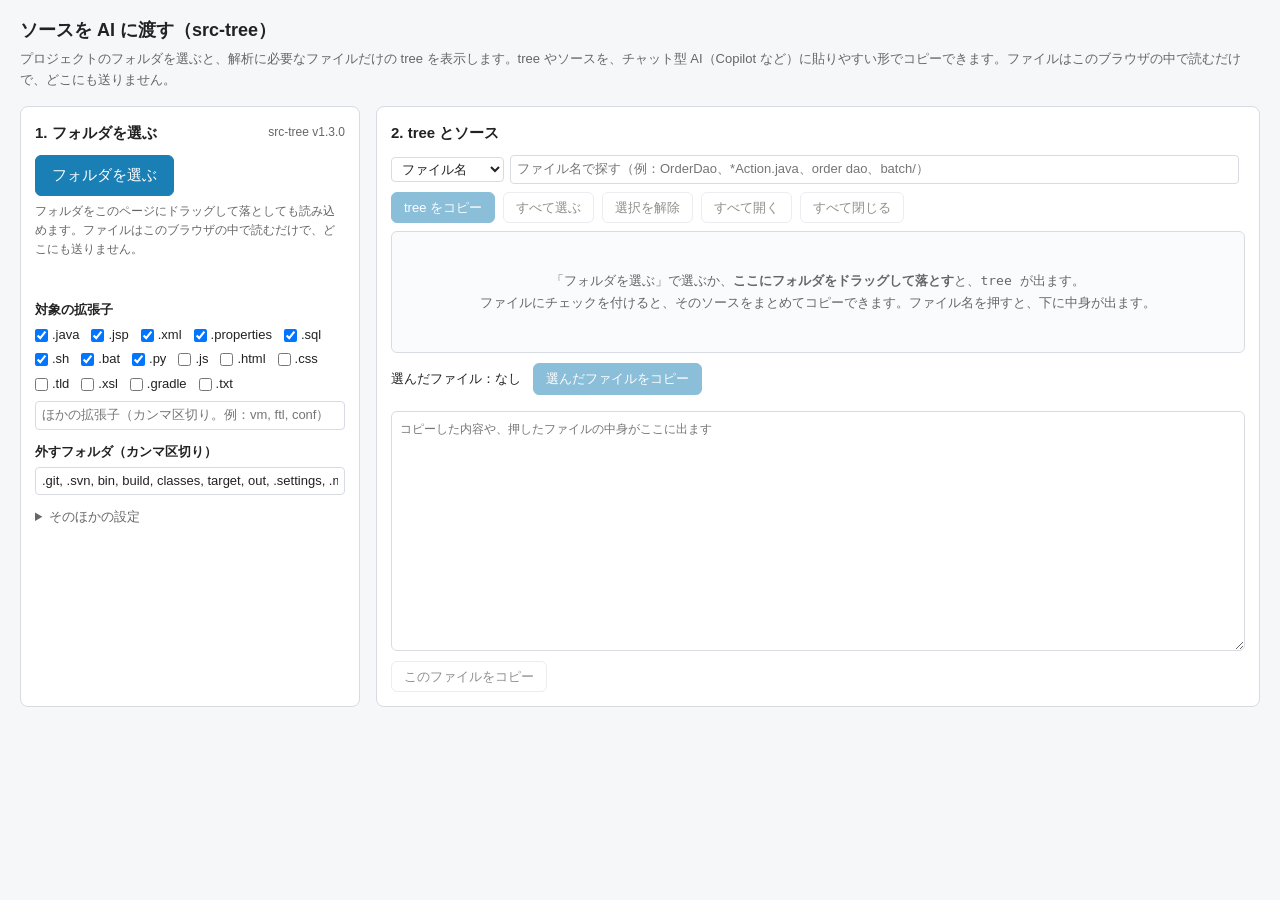
<file: index.html>
<!doctype html>
<html lang="ja">
<head>
<meta charset="utf-8">
<meta name="viewport" content="width=device-width,initial-scale=1">
<title>ソースを AI に渡す（src-tree）</title>
<link rel="stylesheet" href="src-tree.css">
<style>
/* ローカルで開くときだけのページの見た目（ブログでは、ここはテーマが担当する） */
body{margin:0;padding:16px 20px;background:#f6f7f9;color:#222;font-family:"Yu Gothic UI","Meiryo",sans-serif;line-height:1.6}
.page{max-width:1400px;margin:0 auto}
h1{font-size:18px;margin:0 0 4px}
.lead{font-size:13px;color:#666;margin:0 0 4px}
</style>
</head>
<body>
<div class="page">
  <h1>ソースを AI に渡す（src-tree）</h1>
  <p class="lead">プロジェクトのフォルダを選ぶと、解析に必要なファイルだけの tree を表示します。tree やソースを、チャット型 AI（Copilot など）に貼りやすい形でコピーできます。ファイルはこのブラウザの中で読むだけで、どこにも送りません。</p>

  <!-- ここから下が、ブログの固定ページにも置く部分（ブログではファイルの場所を /assets/src-tree/... にする） -->
  <div class="src-tree-tool"></div>
  <script src="src-tree.js"></script>
</div>
</body>
</html>
</file>
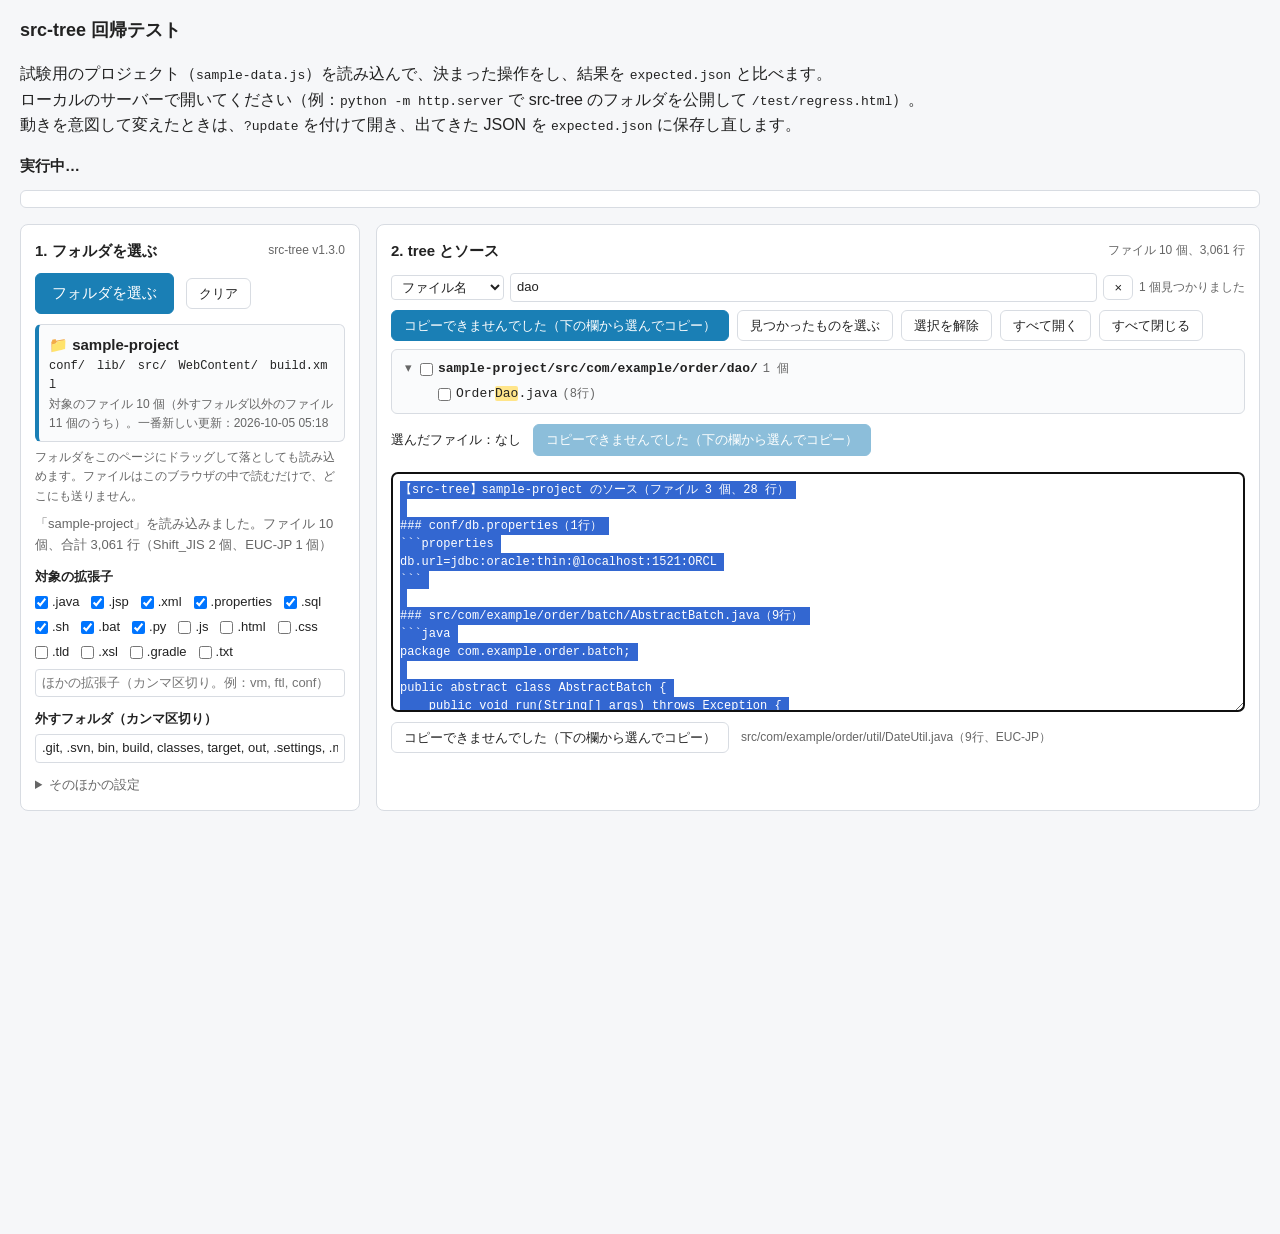
<file: test/regress.html>
<!doctype html>
<html lang="ja">
<head>
<meta charset="utf-8">
<meta name="viewport" content="width=device-width,initial-scale=1">
<title>src-tree 回帰テスト</title>
<link rel="stylesheet" href="../src-tree.css">
<style>
body{margin:0;padding:16px 20px;background:#f6f7f9;color:#222;font-family:"Yu Gothic UI","Meiryo",sans-serif;line-height:1.6}
h1{font-size:18px;margin:0 0 8px}
.result{font-size:15px;font-weight:bold;margin:8px 0}
.ok{color:#1a7f37}.ng{color:#cf222e}
pre{background:#fff;border:1px solid #d8dce2;border-radius:6px;padding:8px;font-size:12px;max-height:400px;overflow:auto;white-space:pre-wrap}
</style>
</head>
<body>
<h1>src-tree 回帰テスト</h1>
<p>試験用のプロジェクト（<code>sample-data.js</code>）を読み込んで、決まった操作をし、結果を <code>expected.json</code> と比べます。<br>
ローカルのサーバーで開いてください（例：<code>python -m http.server</code> で src-tree のフォルダを公開して <code>/test/regress.html</code>）。<br>
動きを意図して変えたときは、<code>?update</code> を付けて開き、出てきた JSON を <code>expected.json</code> に保存し直します。</p>
<div class="result">実行中…</div>
<pre class="log"></pre>

<div class="src-tree-tool"></div>
<script src="../src-tree.js"></script>
<script src="sample-data.js"></script>
<script src="regress.js"></script>
</body>
</html>
</file>
<file: src-tree.css>
/* https://github.com/oha-yo/src-tree */
/* src-tree の見た目。ブログ（WordPress）の固定ページに組み込んでも、テーマの見た目とぶつからないよう、
   すべて .src-tree-tool の中だけに効く書き方にしている。文字の種類・大きさ・色は、置いたページ（テーマ）のものをそのまま使う。
   見出しには h2・h3 を使わない（テーマの目次に拾われてしまうため） */
.src-tree-tool{--st-line:#d8dce2;--st-sub:#666;--st-accent:#1a7fb5;--st-soft:#fafbfc;container-type:inline-size;margin:1em 0}
.src-tree-tool *{box-sizing:border-box}
.src-tree-tool [hidden]{display:none !important}

/* 左右の2列。置いた場所の幅が狭いとき（ブログの本文など）は、上下に並べる */
.src-tree-tool .st-grid{display:grid;grid-template-columns:minmax(260px,340px) minmax(0,1fr);gap:16px}
@container (max-width:860px){ .src-tree-tool .st-grid{grid-template-columns:minmax(0,1fr)} }
.src-tree-tool .st-card{border:1px solid var(--st-line);border-radius:8px;padding:14px;min-width:0;background:#fff}
.src-tree-tool .st-head{display:flex;align-items:center;justify-content:space-between;gap:8px;margin:0 0 10px}
.src-tree-tool .st-title{font-weight:bold;font-size:15px}

/* 部品 */
.src-tree-tool .st-row{display:flex;flex-wrap:wrap;gap:8px 12px;align-items:center;margin-top:10px;font-size:13px}
.src-tree-tool label{white-space:normal;margin:0;font-weight:normal;display:inline-flex;align-items:center;gap:4px}
.src-tree-tool button{font:inherit;font-size:13px;line-height:1.5;padding:5px 12px;margin:0;border:1px solid var(--st-line);border-radius:6px;background:#fff;color:inherit;cursor:pointer;box-shadow:none}
.src-tree-tool button:hover:not(:disabled){border-color:var(--st-accent)}
.src-tree-tool button:disabled{opacity:.5;cursor:default}
.src-tree-tool button.st-primary{background:var(--st-accent);color:#fff;border-color:var(--st-accent)}
.src-tree-tool button.st-big{font-size:15px;padding:8px 16px}
.src-tree-tool input[type=checkbox]{margin:0}
.src-tree-tool input[type=text],.src-tree-tool input[type=number],.src-tree-tool select{font:inherit;font-size:13px;padding:3px 6px;margin:0;border:1px solid var(--st-line);border-radius:4px;width:auto;max-width:100%;background:#fff;color:inherit}
.src-tree-tool input[type=text]{width:100%}
.src-tree-tool input[type=number]{width:80px}
.src-tree-tool .st-note{font-size:12px;color:var(--st-sub);margin:6px 0 0;line-height:1.6}
/* 選んだフォルダ */
.src-tree-tool .st-folder{margin-top:10px;padding:8px 10px;border:1px solid var(--st-line);border-left:4px solid var(--st-accent);border-radius:6px;background:var(--st-soft);font-size:13px;line-height:1.6}
.src-tree-tool .st-folder-name{font-weight:bold;font-size:15px;word-break:break-all}
.src-tree-tool .st-folder-items{font-family:Consolas,"BIZ UDGothic","MS Gothic",monospace;font-size:12px;word-break:break-all}
/* フォルダをドラッグしている間（枠のどこに落としてもよいことを見せる） */
.src-tree-tool.st-dragover .st-card{outline:2px dashed var(--st-accent);outline-offset:-2px;background:#eef6fb}
.src-tree-tool .st-status{font-size:13px;color:var(--st-sub);min-height:1.6em;margin-top:8px}
.src-tree-tool .st-group{margin:12px 0 0;font-size:13px}
.src-tree-tool .st-legend{font-weight:bold;margin-bottom:4px}
.src-tree-tool .st-exts{display:flex;flex-wrap:wrap;gap:4px 12px}
.src-tree-tool details{margin-top:12px;font-size:13px}
.src-tree-tool details summary{cursor:pointer;color:var(--st-sub)}
.src-tree-tool progress{width:100%;margin-top:6px}

/* ファイル名で探す */
.src-tree-tool .st-find{display:flex;align-items:center;gap:6px;margin-bottom:8px}
.src-tree-tool .st-find input[type=text]{flex:1;min-width:0}
.src-tree-tool .st-find button{padding:2px 10px}
.src-tree-tool .st-find .st-meta{white-space:nowrap}
.src-tree-tool .st-tree mark{background:#ffe58a;color:inherit;padding:0;border-radius:2px}
.src-tree-tool .st-find select{flex:none}
.src-tree-tool .st-grep-opts{margin:-2px 0 8px}

/* 中身で探す（grep）の結果 */
.src-tree-tool .st-hit-count{font-size:11px;color:#7a4b00;background:#ffe58a;border-radius:3px;padding:0 4px}
.src-tree-tool .st-hits{margin-top:8px;border:1px solid var(--st-line);border-radius:6px;background:var(--st-soft)}
.src-tree-tool .st-hits-head{display:flex;flex-wrap:wrap;align-items:center;justify-content:space-between;gap:6px;padding:6px 10px;border-bottom:1px solid var(--st-line)}
.src-tree-tool .st-hits-list{max-height:320px;overflow:auto;padding:4px 0;font-family:Consolas,"BIZ UDGothic","MS Gothic",monospace;font-size:12px;line-height:1.6}
.src-tree-tool .st-hit-file{padding:4px 10px 0;font-weight:bold;cursor:pointer;white-space:nowrap}
.src-tree-tool .st-hit-line{display:flex;gap:8px;padding:0 10px 0 22px;cursor:pointer;white-space:pre;overflow:hidden}
.src-tree-tool .st-hit-line:hover{background:#eef6fb}
.src-tree-tool .st-ln{flex:none;min-width:3.5em;text-align:right;color:var(--st-sub)}
.src-tree-tool .st-hit-text{overflow:hidden;text-overflow:ellipsis}
.src-tree-tool .st-hits mark{background:#ffe58a;color:inherit;padding:0;border-radius:2px}

/* tree */
.src-tree-tool .st-tools{display:flex;flex-wrap:wrap;gap:8px;align-items:center;margin-bottom:8px}
.src-tree-tool .st-tree{border:1px solid var(--st-line);border-radius:6px;padding:8px 10px;max-height:520px;overflow:auto;font-family:Consolas,"BIZ UDGothic","MS Gothic",monospace;font-size:13px;line-height:1.7;background:var(--st-soft)}
.src-tree-tool .st-tree ul{list-style:none;margin:0;padding:0 0 0 18px}
.src-tree-tool .st-tree > ul{padding-left:0}
.src-tree-tool .st-tree li{margin:0;padding:0;white-space:nowrap}
.src-tree-tool .st-tree li::before{content:none}
.src-tree-tool .st-node{display:inline-flex;align-items:center;gap:5px}
.src-tree-tool .st-toggle{display:inline-block;width:1em;text-align:center;cursor:pointer;color:var(--st-sub);user-select:none}
.src-tree-tool .st-dir > .st-node .st-name{font-weight:bold}
.src-tree-tool .st-file .st-name{cursor:pointer}
.src-tree-tool .st-file .st-name:hover{color:var(--st-accent);text-decoration:underline}
.src-tree-tool .st-file.st-current > .st-node .st-name{color:var(--st-accent);font-weight:bold}
.src-tree-tool .st-meta{color:var(--st-sub);font-size:12px}
.src-tree-tool .st-sjis{font-size:11px;color:#9a6700;background:#fff8c5;border-radius:3px;padding:0 4px}
.src-tree-tool .st-collapsed > ul{display:none}
.src-tree-tool .st-empty{color:var(--st-sub);padding:30px 0;text-align:center;font-family:inherit}

/* コピー */
.src-tree-tool .st-parts{display:flex;flex-wrap:wrap;gap:6px;margin-top:8px}
.src-tree-tool .st-parts button.st-done{background:#dafbe1;border-color:#9ad0a8}
.src-tree-tool .st-warn{font-size:13px;color:#9a6700;background:#fff8c5;border-radius:6px;padding:6px 10px;margin-top:8px}
.src-tree-tool textarea.st-preview{display:block;width:100%;min-height:240px;margin:8px 0 0;font-family:Consolas,"BIZ UDGothic",monospace;font-size:12px;line-height:1.5;color:inherit;background:#fff;border:1px solid var(--st-line);border-radius:6px;padding:8px;resize:vertical;white-space:pre}
</file>
